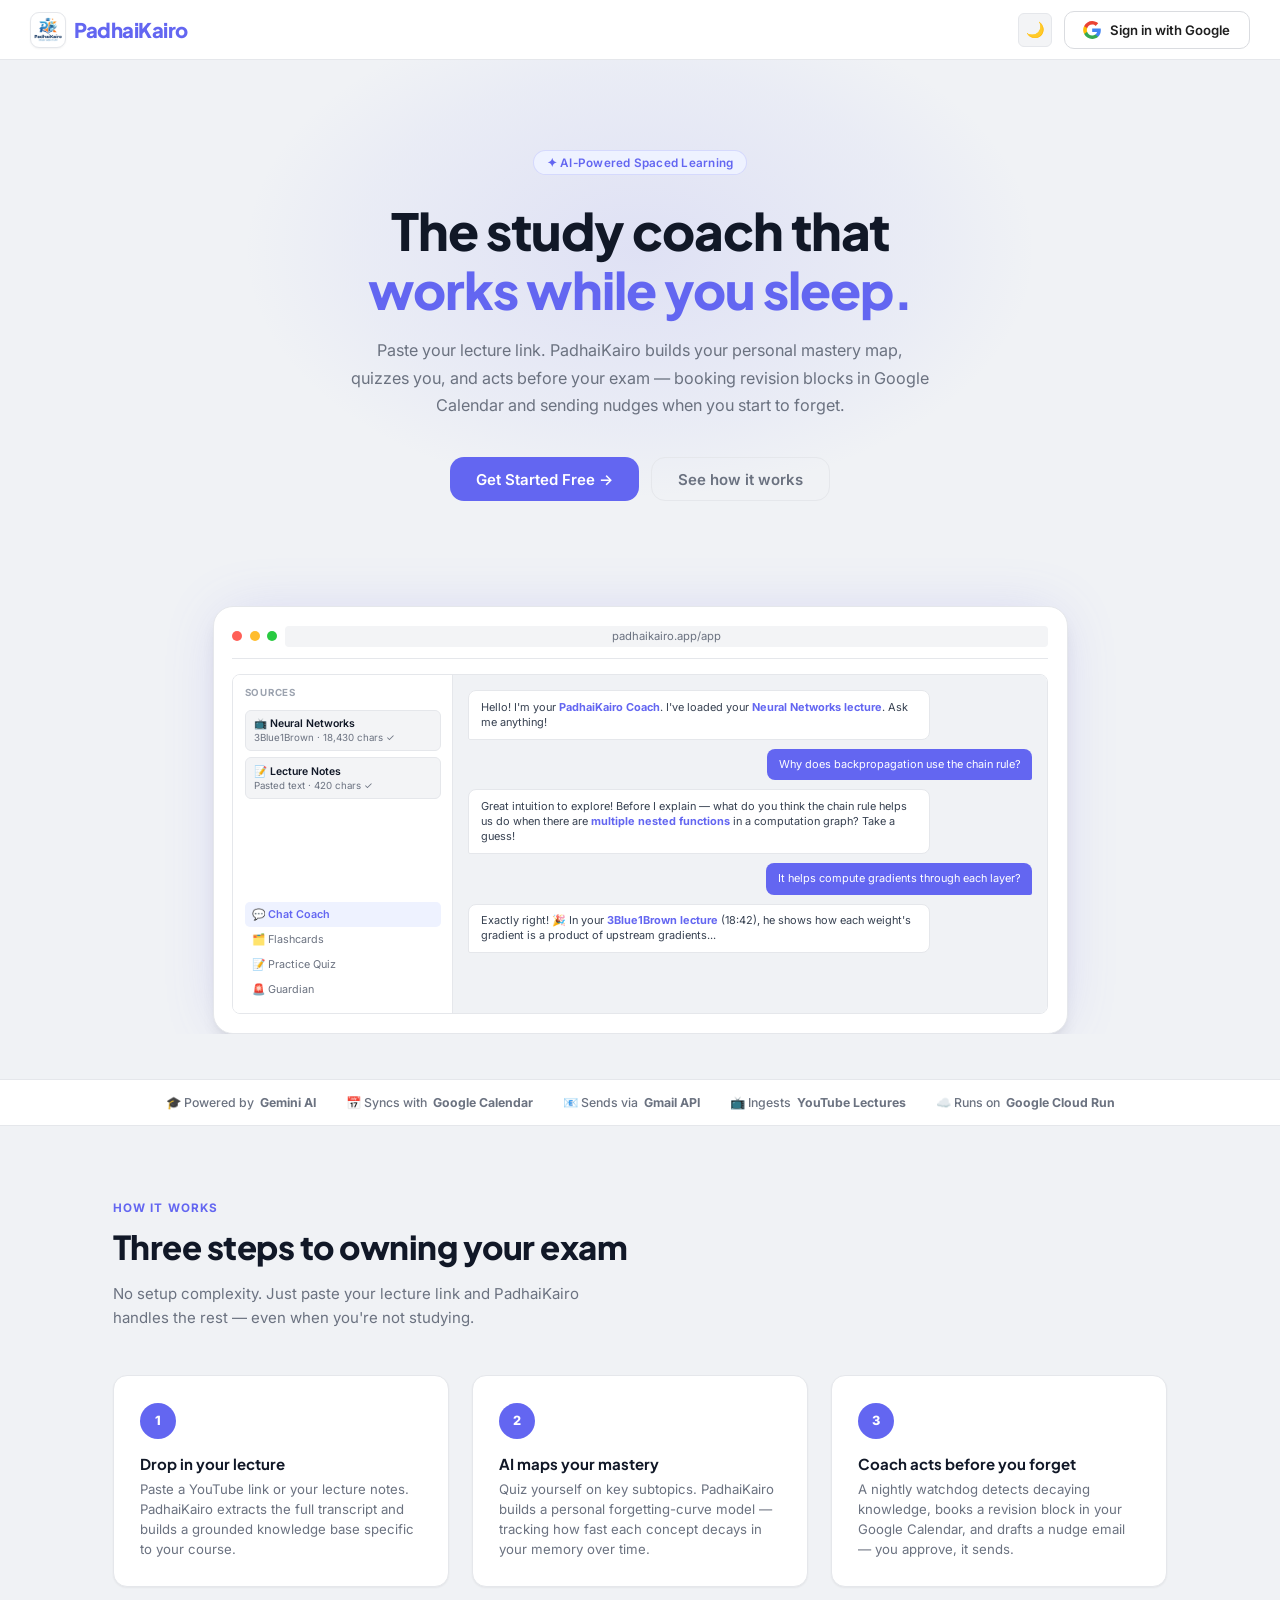
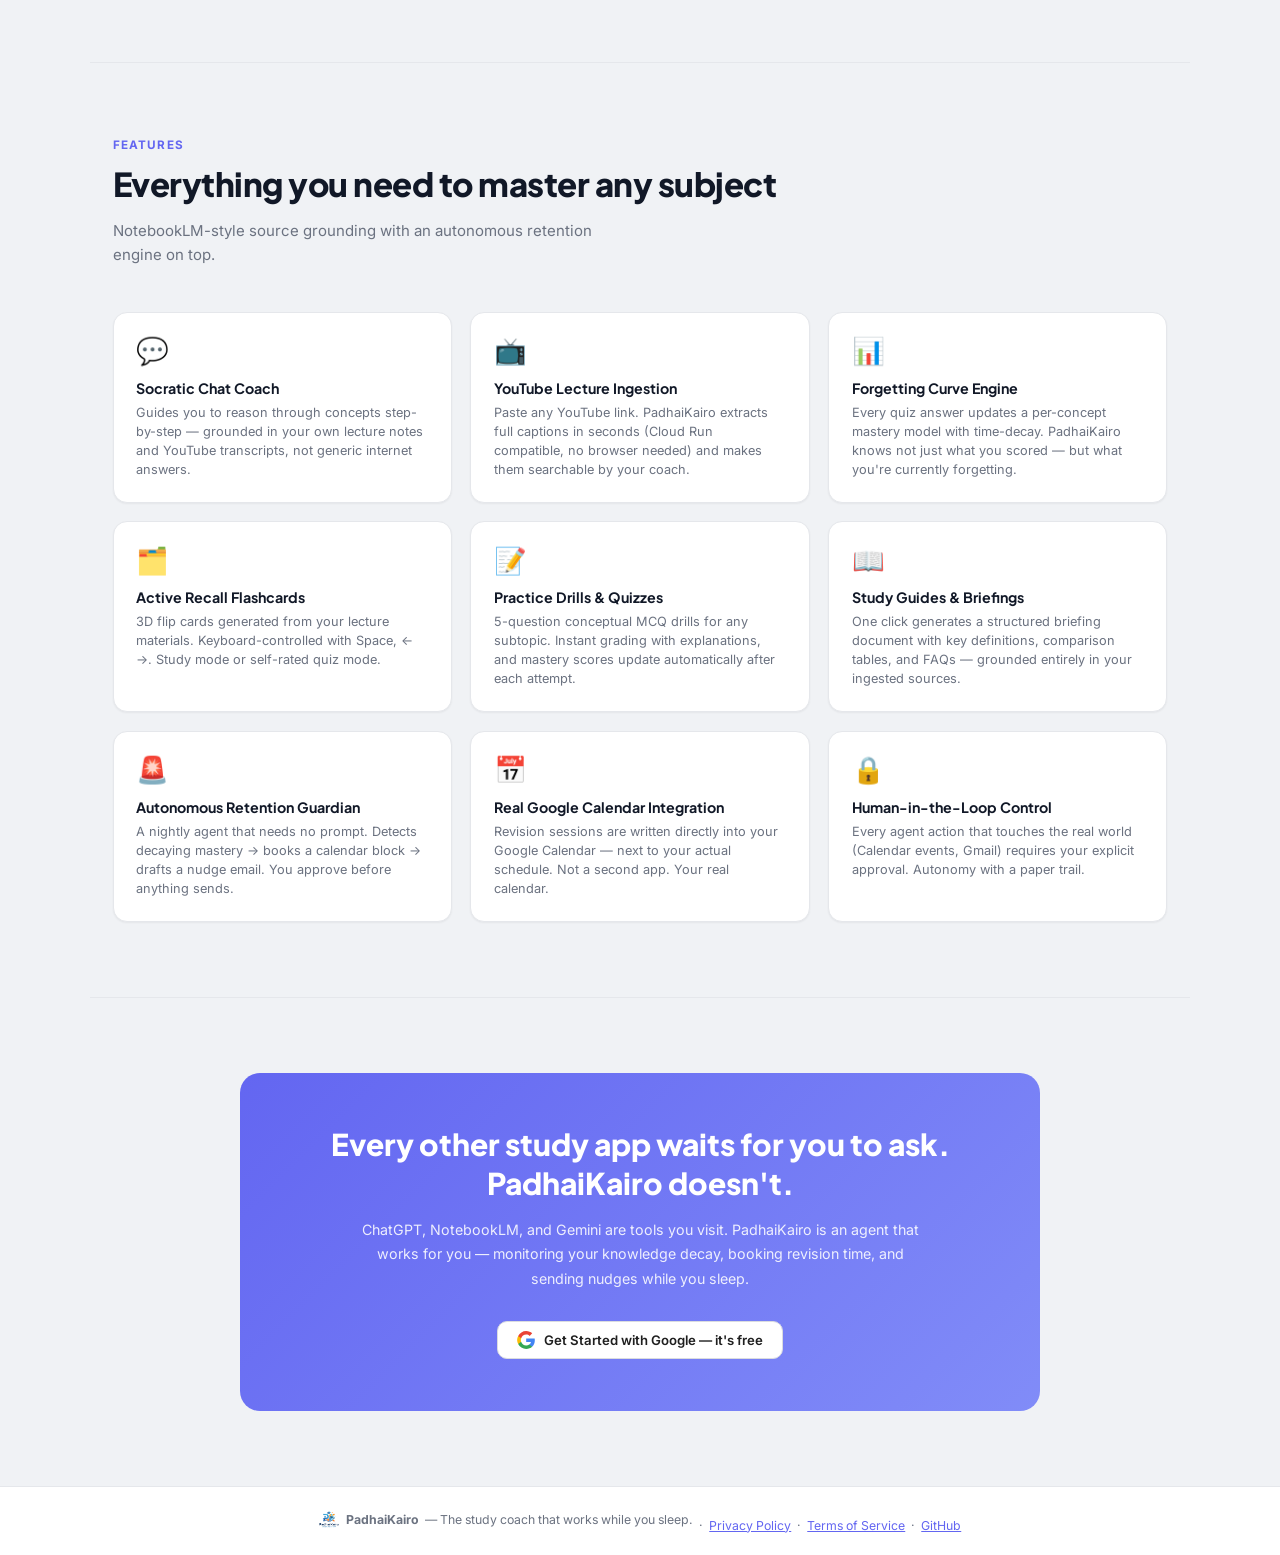
<file: static/landing.html>
<!DOCTYPE html>
<html lang="en" data-theme="light">
<head>
  <meta charset="UTF-8">
  <meta name="viewport" content="width=device-width, initial-scale=1.0">
  <title>PadhaiKairo — The study coach that works while you sleep</title>
  <link rel="icon" type="image/png" href="/static/favicon/favicon-96x96.png" sizes="96x96">
  <link rel="icon" type="image/svg+xml" href="/static/favicon/favicon.svg">
  <link rel="shortcut icon" href="/static/favicon/favicon.ico">
  <link rel="apple-touch-icon" sizes="180x180" href="/static/favicon/apple-touch-icon.png">
  <link rel="manifest" href="/static/favicon/site.webmanifest">
  <link rel="preconnect" href="https://fonts.googleapis.com">
  <link href="https://fonts.googleapis.com/css2?family=Plus+Jakarta+Sans:wght@500;600;700;800&family=Inter:wght@400;500;600&display=swap" rel="stylesheet">
  <link rel="stylesheet" href="/static/styles.css">
  <style>
    body { overflow-x: hidden; }

    /* Landing-specific overrides */
    .landing-wrapper {
      min-height: 100vh;
      display: flex;
      flex-direction: column;
    }

    .landing-main { flex: 1; }

    .divider {
      height: 1px;
      background: var(--border);
      max-width: 1100px;
      margin: 0 auto;
    }

    /* Animated gradient blob behind hero */
    .hero-blob {
      position: absolute;
      top: -60px;
      left: 50%;
      transform: translateX(-50%);
      width: 800px;
      height: 500px;
      background: radial-gradient(ellipse at 50% 50%,
        rgba(99,102,241,0.12) 0%,
        rgba(129,140,248,0.06) 50%,
        transparent 70%);
      pointer-events: none;
      z-index: 0;
    }

    .landing-hero { position: relative; z-index: 1; }

    /* Demo screenshot area */
    .demo-container {
      max-width: 900px;
      margin: 3rem auto 0;
      padding: 0 1.5rem;
      text-align: center;
    }

    .demo-frame {
      background: var(--bg-card);
      border: 1px solid var(--border);
      border-radius: var(--radius-xl);
      padding: 1.25rem;
      box-shadow: var(--shadow-lg), 0 0 60px -10px rgba(99,102,241,0.2);
      overflow: hidden;
    }

    .demo-topbar {
      display: flex;
      align-items: center;
      gap: 0.5rem;
      margin-bottom: 1rem;
      padding-bottom: 0.75rem;
      border-bottom: 1px solid var(--border);
    }

    .demo-dot { width: 10px; height: 10px; border-radius: 50%; }
    .demo-dot.r { background: #FF5F57; }
    .demo-dot.y { background: #FFBD2E; }
    .demo-dot.g { background: #28CA41; }

    .demo-url {
      flex: 1;
      background: var(--bg-subtle);
      border-radius: 4px;
      padding: 0.25rem 0.6rem;
      font-size: 0.75rem;
      color: var(--text-muted);
      text-align: center;
      font-family: 'Inter', sans-serif;
    }

    .demo-body {
      display: grid;
      grid-template-columns: 220px 1fr;
      gap: 0;
      height: 340px;
      border-radius: 8px;
      overflow: hidden;
      border: 1px solid var(--border);
      text-align: left;
    }

    .demo-sidebar {
      background: var(--bg-sidebar);
      border-right: 1px solid var(--border);
      padding: 0.75rem;
      display: flex;
      flex-direction: column;
      gap: 0.4rem;
    }

    .demo-source-item {
      background: var(--bg-subtle);
      border: 1px solid var(--border);
      border-radius: 6px;
      padding: 0.45rem 0.55rem;
      font-size: 0.7rem;
    }

    .demo-source-item .src-title { font-weight: 600; color: var(--text-primary); }
    .demo-source-item .src-meta { color: var(--text-muted); margin-top: 2px; font-size: 0.65rem; }

    .demo-nav { margin-top: auto; }
    .demo-nav-item {
      display: flex;
      align-items: center;
      gap: 0.4rem;
      padding: 0.4rem 0.5rem;
      border-radius: 5px;
      font-size: 0.72rem;
      color: var(--text-muted);
      cursor: default;
    }

    .demo-nav-item.act {
      background: var(--brand-light);
      color: var(--brand);
      font-weight: 600;
    }

    .demo-main {
      background: var(--bg-page);
      padding: 1rem;
      display: flex;
      flex-direction: column;
      gap: 0.6rem;
      overflow: hidden;
    }

    .demo-msg {
      padding: 0.55rem 0.75rem;
      border-radius: 8px;
      font-size: 0.73rem;
      line-height: 1.4;
      max-width: 82%;
    }

    .demo-msg.user {
      background: var(--brand);
      color: white;
      align-self: flex-end;
      border-radius: 8px 8px 2px 8px;
    }

    .demo-msg.agent {
      background: var(--bg-card);
      border: 1px solid var(--border);
      color: var(--text-secondary);
      align-self: flex-start;
      border-radius: 8px 8px 8px 2px;
    }

    .demo-msg.agent strong { color: var(--brand); }

    /* CTA section */
    .cta-section {
      padding: 5rem 1.5rem;
      background: var(--bg-page);
    }
  </style>
</head>
<body class="landing-body">
<div class="landing-wrapper">

  <!-- NAV -->
  <nav class="landing-nav">
    <a href="/" class="wordmark">
      <span class="wm-icon">
        <img src="/static/logo3.png" alt="PadhaiKairo">
      </span>
      PadhaiKairo
    </a>
    <div class="nav-right">
      <button class="icon-btn" onclick="toggleTheme()" id="theme-toggle" title="Toggle theme" style="border:1px solid var(--border);">🌙</button>
      <a href="/auth/login" class="btn-google">
        <svg class="g-icon" viewBox="0 0 24 24">
          <path fill="#4285F4" d="M23.745 12.27c0-.79-.07-1.54-.19-2.27h-11.3v4.51h6.47c-.29 1.48-1.14 2.73-2.4 3.58v3h3.86c2.26-2.09 3.56-5.17 3.56-8.82z"/>
          <path fill="#34A853" d="M12.255 24c3.24 0 5.95-1.08 7.93-2.91l-3.86-3c-1.08.72-2.45 1.16-4.07 1.16-3.13 0-5.78-2.11-6.73-4.96h-3.98v3.09C3.515 21.3 7.615 24 12.255 24z"/>
          <path fill="#FBBC05" d="M5.525 14.29c-.25-.72-.38-1.49-.38-2.29s.14-1.57.38-2.29V6.62h-3.98a11.86 11.86 0 000 10.76l3.98-3.09z"/>
          <path fill="#EA4335" d="M12.255 4.75c1.77 0 3.35.61 4.6 1.8l3.42-3.42C18.205 1.19 15.495 0 12.255 0c-4.64 0-8.74 2.7-10.71 6.62l3.98 3.09c.95-2.85 3.6-4.96 6.73-4.96z"/>
        </svg>
        Sign in with Google
      </a>
    </div>
  </nav>

  <main class="landing-main">

    <!-- HERO -->
    <section style="position:relative; overflow:hidden; background: var(--bg-page);">
      <div class="hero-blob"></div>
      <div class="landing-hero">
        <div class="hero-badge">✦ AI-Powered Spaced Learning</div>
        <h1>
          The study coach that<br>
          <span class="accent">works while you sleep.</span>
        </h1>
        <p>
          Paste your lecture link. PadhaiKairo builds your personal mastery map, quizzes you,
          and acts before your exam — booking revision blocks in Google Calendar and
          sending nudges when you start to forget.
        </p>
        <div class="hero-cta-group">
          <a href="/auth/login" class="btn btn-primary btn-lg">
            Get Started Free →
          </a>
          <a href="#how-it-works" class="btn btn-ghost btn-lg">See how it works</a>
        </div>
      </div>

      <!-- App Preview -->
      <div class="demo-container">
        <div class="demo-frame">
          <div class="demo-topbar">
            <div class="demo-dot r"></div>
            <div class="demo-dot y"></div>
            <div class="demo-dot g"></div>
            <div class="demo-url">padhaikairo.app/app</div>
          </div>
          <div class="demo-body">
            <div class="demo-sidebar">
              <div style="font-size:0.65rem;font-weight:700;text-transform:uppercase;letter-spacing:.08em;color:var(--text-faint);margin-bottom:.4rem;">Sources</div>
              <div class="demo-source-item">
                <div class="src-title">📺 Neural Networks</div>
                <div class="src-meta">3Blue1Brown · 18,430 chars ✓</div>
              </div>
              <div class="demo-source-item">
                <div class="src-title">📝 Lecture Notes</div>
                <div class="src-meta">Pasted text · 420 chars ✓</div>
              </div>
              <div class="demo-nav">
                <div class="demo-nav-item act">💬 Chat Coach</div>
                <div class="demo-nav-item">🗂️ Flashcards</div>
                <div class="demo-nav-item">📝 Practice Quiz</div>
                <div class="demo-nav-item">🚨 Guardian</div>
              </div>
            </div>
            <div class="demo-main">
              <div class="demo-msg agent">
                Hello! I'm your <strong>PadhaiKairo Coach</strong>. I've loaded your <strong>Neural Networks lecture</strong>. Ask me anything!
              </div>
              <div class="demo-msg user">Why does backpropagation use the chain rule?</div>
              <div class="demo-msg agent">
                Great intuition to explore! Before I explain — what do you think the chain rule helps us do when there are <strong>multiple nested functions</strong> in a computation graph? Take a guess!
              </div>
              <div class="demo-msg user">It helps compute gradients through each layer?</div>
              <div class="demo-msg agent">
                Exactly right! 🎉 In your <strong>3Blue1Brown lecture</strong> (18:42), he shows how each weight's gradient is a product of upstream gradients...
              </div>
            </div>
          </div>
        </div>
      </div>
    </section>

    <!-- SOCIAL PROOF -->
    <div class="social-strip" style="margin-top:3rem;">
      <span>🎓 Powered by <strong>Gemini AI</strong></span>
      <span>📅 Syncs with <strong>Google Calendar</strong></span>
      <span>📧 Sends via <strong>Gmail API</strong></span>
      <span>📺 Ingests <strong>YouTube Lectures</strong></span>
      <span>☁️ Runs on <strong>Google Cloud Run</strong></span>
    </div>

    <!-- HOW IT WORKS -->
    <section class="landing-section" id="how-it-works">
      <div class="section-label">How it works</div>
      <div class="section-title">Three steps to owning your exam</div>
      <div class="section-sub">No setup complexity. Just paste your lecture link and PadhaiKairo handles the rest — even when you're not studying.</div>
      <div class="steps-grid">
        <div class="step-card">
          <div class="step-number">1</div>
          <h3>Drop in your lecture</h3>
          <p>Paste a YouTube link or your lecture notes. PadhaiKairo extracts the full transcript and builds a grounded knowledge base specific to your course.</p>
        </div>
        <div class="step-card">
          <div class="step-number">2</div>
          <h3>AI maps your mastery</h3>
          <p>Quiz yourself on key subtopics. PadhaiKairo builds a personal forgetting-curve model — tracking how fast each concept decays in your memory over time.</p>
        </div>
        <div class="step-card">
          <div class="step-number">3</div>
          <h3>Coach acts before you forget</h3>
          <p>A nightly watchdog detects decaying knowledge, books a revision block in your Google Calendar, and drafts a nudge email — you approve, it sends.</p>
        </div>
      </div>
    </section>

    <div class="divider"></div>

    <!-- FEATURES -->
    <section class="landing-section">
      <div class="section-label">Features</div>
      <div class="section-title">Everything you need to master any subject</div>
      <div class="section-sub">NotebookLM-style source grounding with an autonomous retention engine on top.</div>
      <div class="feature-grid">
        <div class="feature-card">
          <span class="feature-icon">💬</span>
          <h3>Socratic Chat Coach</h3>
          <p>Guides you to reason through concepts step-by-step — grounded in your own lecture notes and YouTube transcripts, not generic internet answers.</p>
        </div>
        <div class="feature-card">
          <span class="feature-icon">📺</span>
          <h3>YouTube Lecture Ingestion</h3>
          <p>Paste any YouTube link. PadhaiKairo extracts full captions in seconds (Cloud Run compatible, no browser needed) and makes them searchable by your coach.</p>
        </div>
        <div class="feature-card">
          <span class="feature-icon">📊</span>
          <h3>Forgetting Curve Engine</h3>
          <p>Every quiz answer updates a per-concept mastery model with time-decay. PadhaiKairo knows not just what you scored — but what you're currently forgetting.</p>
        </div>
        <div class="feature-card">
          <span class="feature-icon">🗂️</span>
          <h3>Active Recall Flashcards</h3>
          <p>3D flip cards generated from your lecture materials. Keyboard-controlled with Space, ← →. Study mode or self-rated quiz mode.</p>
        </div>
        <div class="feature-card">
          <span class="feature-icon">📝</span>
          <h3>Practice Drills & Quizzes</h3>
          <p>5-question conceptual MCQ drills for any subtopic. Instant grading with explanations, and mastery scores update automatically after each attempt.</p>
        </div>
        <div class="feature-card">
          <span class="feature-icon">📖</span>
          <h3>Study Guides & Briefings</h3>
          <p>One click generates a structured briefing document with key definitions, comparison tables, and FAQs — grounded entirely in your ingested sources.</p>
        </div>
        <div class="feature-card">
          <span class="feature-icon">🚨</span>
          <h3>Autonomous Retention Guardian</h3>
          <p>A nightly agent that needs no prompt. Detects decaying mastery → books a calendar block → drafts a nudge email. You approve before anything sends.</p>
        </div>
        <div class="feature-card">
          <span class="feature-icon">📅</span>
          <h3>Real Google Calendar Integration</h3>
          <p>Revision sessions are written directly into your Google Calendar — next to your actual schedule. Not a second app. Your real calendar.</p>
        </div>
        <div class="feature-card">
          <span class="feature-icon">🔒</span>
          <h3>Human-in-the-Loop Control</h3>
          <p>Every agent action that touches the real world (Calendar events, Gmail) requires your explicit approval. Autonomy with a paper trail.</p>
        </div>
      </div>
    </section>

    <div class="divider"></div>

    <!-- USP CALLOUT -->
    <section class="cta-section">
      <div class="usp-callout">
        <h2>Every other study app waits for you to ask.<br>PadhaiKairo doesn't.</h2>
        <p>
          ChatGPT, NotebookLM, and Gemini are tools you visit. PadhaiKairo is an agent that works for you —
          monitoring your knowledge decay, booking revision time, and sending nudges while you sleep.
        </p>
        <a href="/auth/login" class="btn-google" style="margin: 0 auto; display:inline-flex;">
          <svg class="g-icon" viewBox="0 0 24 24">
            <path fill="#4285F4" d="M23.745 12.27c0-.79-.07-1.54-.19-2.27h-11.3v4.51h6.47c-.29 1.48-1.14 2.73-2.4 3.58v3h3.86c2.26-2.09 3.56-5.17 3.56-8.82z"/>
            <path fill="#34A853" d="M12.255 24c3.24 0 5.95-1.08 7.93-2.91l-3.86-3c-1.08.72-2.45 1.16-4.07 1.16-3.13 0-5.78-2.11-6.73-4.96h-3.98v3.09C3.515 21.3 7.615 24 12.255 24z"/>
            <path fill="#FBBC05" d="M5.525 14.29c-.25-.72-.38-1.49-.38-2.29s.14-1.57.38-2.29V6.62h-3.98a11.86 11.86 0 000 10.76l3.98-3.09z"/>
            <path fill="#EA4335" d="M12.255 4.75c1.77 0 3.35.61 4.6 1.8l3.42-3.42C18.205 1.19 15.495 0 12.255 0c-4.64 0-8.74 2.7-10.71 6.62l3.98 3.09c.95-2.85 3.6-4.96 6.73-4.96z"/>
          </svg>
          Get Started with Google — it's free
        </a>
      </div>
    </section>

  </main>

  <!-- FOOTER -->
  <footer class="landing-footer">
    <span style="display:inline-flex; align-items:center; gap:0.45rem;">
      <img src="/static/logo3.png" alt="Logo" style="width:20px; height:20px; object-fit:contain; border-radius:4px; vertical-align:middle;">
      <strong>PadhaiKairo</strong> — The study coach that works while you sleep.
    </span>
    &nbsp;·&nbsp;
    <a href="/privacy" style="color:var(--brand);">Privacy Policy</a>
    &nbsp;·&nbsp;
    <a href="/terms" style="color:var(--brand);">Terms of Service</a>
    &nbsp;·&nbsp;
    <a href="https://github.com/pkbhalla/PadhaiKairo" style="color:var(--brand);" target="_blank">GitHub</a>
  </footer>
</div>

<script>
  // Theme toggle
  (function() {
    const saved = localStorage.getItem('theme') || 'light';
    document.documentElement.setAttribute('data-theme', saved);
    const btn = document.getElementById('theme-toggle');
    if (btn) btn.innerText = saved === 'dark' ? '☀️' : '🌙';
  })();

  function toggleTheme() {
    const html = document.documentElement;
    const next = html.getAttribute('data-theme') === 'dark' ? 'light' : 'dark';
    html.setAttribute('data-theme', next);
    const btn = document.getElementById('theme-toggle');
    if (btn) btn.innerText = next === 'dark' ? '☀️' : '🌙';
    localStorage.setItem('theme', next);
  }
</script>
</body>
</html>
</file>
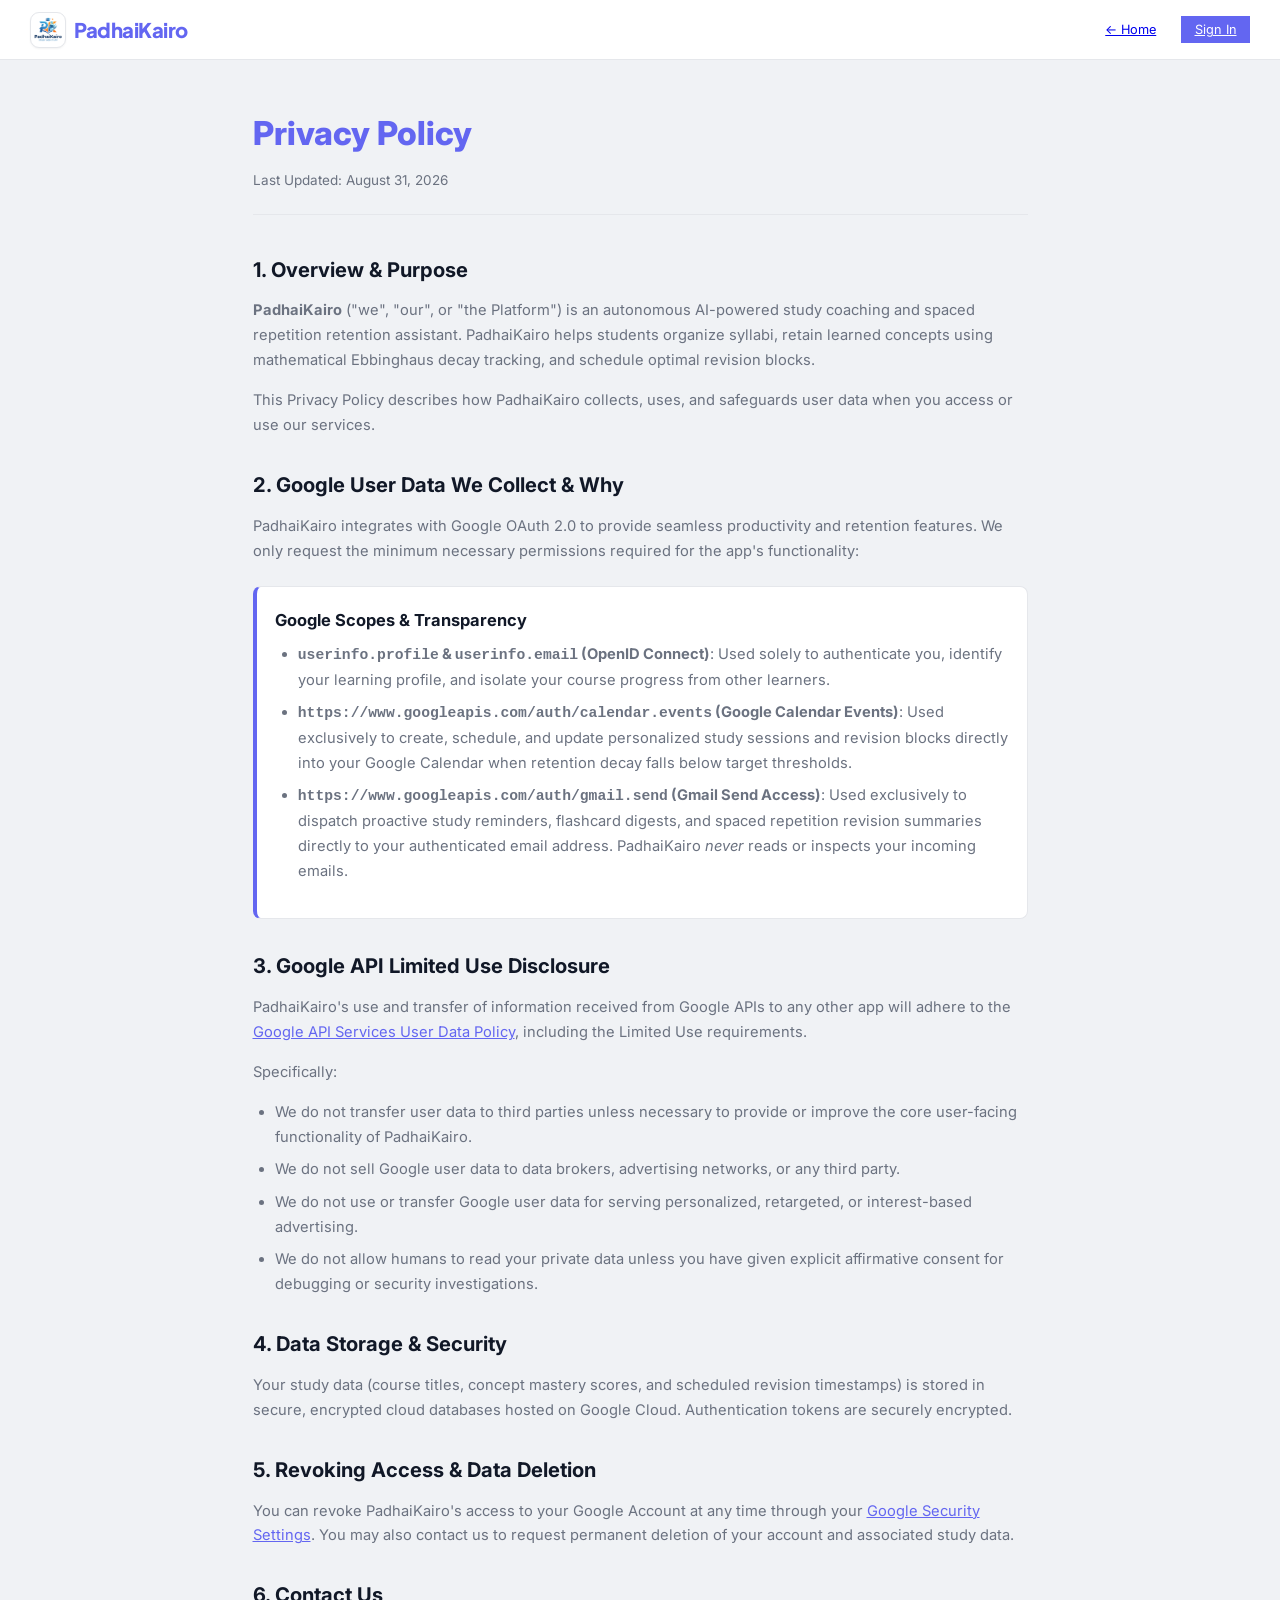
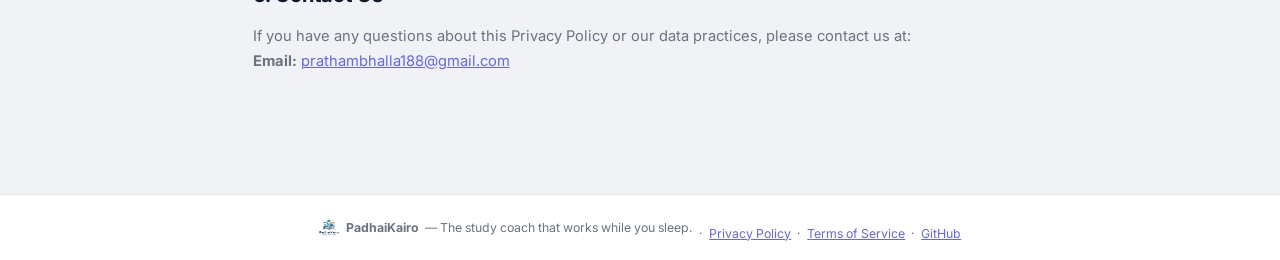
<file: static/privacy.html>
<!DOCTYPE html>
<html lang="en" data-theme="light">
<head>
  <meta charset="UTF-8">
  <meta name="viewport" content="width=device-width, initial-scale=1.0">
  <title>Privacy Policy — PadhaiKairo</title>
  <link rel="icon" type="image/png" href="/static/favicon/favicon-96x96.png" sizes="96x96">
  <link rel="icon" type="image/svg+xml" href="/static/favicon/favicon.svg">
  <link rel="shortcut icon" href="/static/favicon/favicon.ico">
  <link rel="apple-touch-icon" sizes="180x180" href="/static/favicon/apple-touch-icon.png">
  <link rel="manifest" href="/static/favicon/site.webmanifest">
  <link rel="preconnect" href="https://fonts.googleapis.com">
  <link href="https://fonts.googleapis.com/css2?family=Plus+Jakarta+Sans:wght@500;600;700;800&family=Inter:wght@400;500;600&display=swap" rel="stylesheet">
  <link rel="stylesheet" href="/static/styles.css">
  <style>
    .legal-container {
      max-width: 820px;
      margin: 0 auto;
      padding: 3rem 1.5rem 6rem;
      color: var(--text-primary);
      line-height: 1.7;
    }
    .legal-header {
      margin-bottom: 2.5rem;
      border-bottom: 1px solid var(--border);
      padding-bottom: 1.5rem;
    }
    .legal-header h1 {
      font-size: 2.2rem;
      font-weight: 800;
      color: var(--brand);
      margin-bottom: 0.5rem;
    }
    .legal-section {
      margin-bottom: 2rem;
    }
    .legal-section h2 {
      font-size: 1.35rem;
      font-weight: 700;
      margin-bottom: 0.75rem;
      color: var(--text-primary);
    }
    .legal-section p, .legal-section ul {
      color: var(--text-muted);
      margin-bottom: 1rem;
      font-size: 0.98rem;
    }
    .legal-section ul {
      padding-left: 1.5rem;
    }
    .legal-section li {
      margin-bottom: 0.5rem;
    }
    .highlight-box {
      background: var(--bg-card);
      border: 1px solid var(--border);
      border-left: 4px solid var(--brand);
      border-radius: 8px;
      padding: 1.25rem;
      margin: 1.5rem 0;
    }
  </style>
</head>
<body>

<div class="landing-wrapper">
  <!-- NAV -->
  <nav class="landing-nav">
    <a href="/" class="wordmark">
      <span class="wm-icon">
        <img src="/static/logo3.png" alt="PadhaiKairo">
      </span>
      PadhaiKairo
    </a>
    <div class="nav-right">
      <a href="/" class="btn-secondary" style="padding:0.4rem 0.9rem; font-size:0.85rem;">← Home</a>
      <a href="/auth/login" class="btn-primary" style="padding:0.4rem 0.9rem; font-size:0.85rem;">Sign In</a>
    </div>
  </nav>

  <main class="legal-container">
    <div class="legal-header">
      <h1>Privacy Policy</h1>
      <p style="color:var(--text-muted); font-size:0.9rem;">Last Updated: August 31, 2026</p>
    </div>

    <div class="legal-section">
      <h2>1. Overview & Purpose</h2>
      <p>
        <strong>PadhaiKairo</strong> ("we", "our", or "the Platform") is an autonomous AI-powered study coaching and spaced repetition retention assistant. PadhaiKairo helps students organize syllabi, retain learned concepts using mathematical Ebbinghaus decay tracking, and schedule optimal revision blocks.
      </p>
      <p>
        This Privacy Policy describes how PadhaiKairo collects, uses, and safeguards user data when you access or use our services.
      </p>
    </div>

    <div class="legal-section">
      <h2>2. Google User Data We Collect & Why</h2>
      <p>PadhaiKairo integrates with Google OAuth 2.0 to provide seamless productivity and retention features. We only request the minimum necessary permissions required for the app's functionality:</p>
      
      <div class="highlight-box">
        <h3 style="font-size:1.1rem; margin-bottom:0.5rem; color:var(--text-primary);">Google Scopes & Transparency</h3>
        <ul>
          <li>
            <strong><code>userinfo.profile</code> & <code>userinfo.email</code> (OpenID Connect)</strong>:
            Used solely to authenticate you, identify your learning profile, and isolate your course progress from other learners.
          </li>
          <li>
            <strong><code>https://www.googleapis.com/auth/calendar.events</code> (Google Calendar Events)</strong>:
            Used exclusively to create, schedule, and update personalized study sessions and revision blocks directly into your Google Calendar when retention decay falls below target thresholds.
          </li>
          <li>
            <strong><code>https://www.googleapis.com/auth/gmail.send</code> (Gmail Send Access)</strong>:
            Used exclusively to dispatch proactive study reminders, flashcard digests, and spaced repetition revision summaries directly to your authenticated email address. PadhaiKairo <em>never</em> reads or inspects your incoming emails.
          </li>
        </ul>
      </div>
    </div>

    <div class="legal-section">
      <h2>3. Google API Limited Use Disclosure</h2>
      <p>
        PadhaiKairo's use and transfer of information received from Google APIs to any other app will adhere to the 
        <a href="https://developers.google.com/terms/api-services-user-data-policy" target="_blank" style="color:var(--brand); text-decoration:underline;">Google API Services User Data Policy</a>, including the Limited Use requirements.
      </p>
      <p>
        Specifically:
      </p>
      <ul>
        <li>We do not transfer user data to third parties unless necessary to provide or improve the core user-facing functionality of PadhaiKairo.</li>
        <li>We do not sell Google user data to data brokers, advertising networks, or any third party.</li>
        <li>We do not use or transfer Google user data for serving personalized, retargeted, or interest-based advertising.</li>
        <li>We do not allow humans to read your private data unless you have given explicit affirmative consent for debugging or security investigations.</li>
      </ul>
    </div>

    <div class="legal-section">
      <h2>4. Data Storage & Security</h2>
      <p>
        Your study data (course titles, concept mastery scores, and scheduled revision timestamps) is stored in secure, encrypted cloud databases hosted on Google Cloud. Authentication tokens are securely encrypted.
      </p>
    </div>

    <div class="legal-section">
      <h2>5. Revoking Access & Data Deletion</h2>
      <p>
        You can revoke PadhaiKairo's access to your Google Account at any time through your 
        <a href="https://myaccount.google.com/permissions" target="_blank" style="color:var(--brand); text-decoration:underline;">Google Security Settings</a>. You may also contact us to request permanent deletion of your account and associated study data.
      </p>
    </div>

    <div class="legal-section">
      <h2>6. Contact Us</h2>
      <p>
        If you have any questions about this Privacy Policy or our data practices, please contact us at:
        <br>
        <strong>Email:</strong> <a href="mailto:prathambhalla188@gmail.com" style="color:var(--brand);">prathambhalla188@gmail.com</a>
      </p>
    </div>
  </main>

  <footer class="landing-footer">
    <span style="display:inline-flex; align-items:center; gap:0.45rem;">
      <img src="/static/logo3.png" alt="Logo" style="width:20px; height:20px; object-fit:contain; border-radius:4px; vertical-align:middle;">
      <strong>PadhaiKairo</strong> — The study coach that works while you sleep.
    </span>
    &nbsp;·&nbsp;
    <a href="/privacy" style="color:var(--brand);">Privacy Policy</a>
    &nbsp;·&nbsp;
    <a href="/terms" style="color:var(--brand);">Terms of Service</a>
    &nbsp;·&nbsp;
    <a href="https://github.com/pkbhalla/PadhaiKairo" style="color:var(--brand);" target="_blank">GitHub</a>
  </footer>
</div>

</body>
</html>
</file>
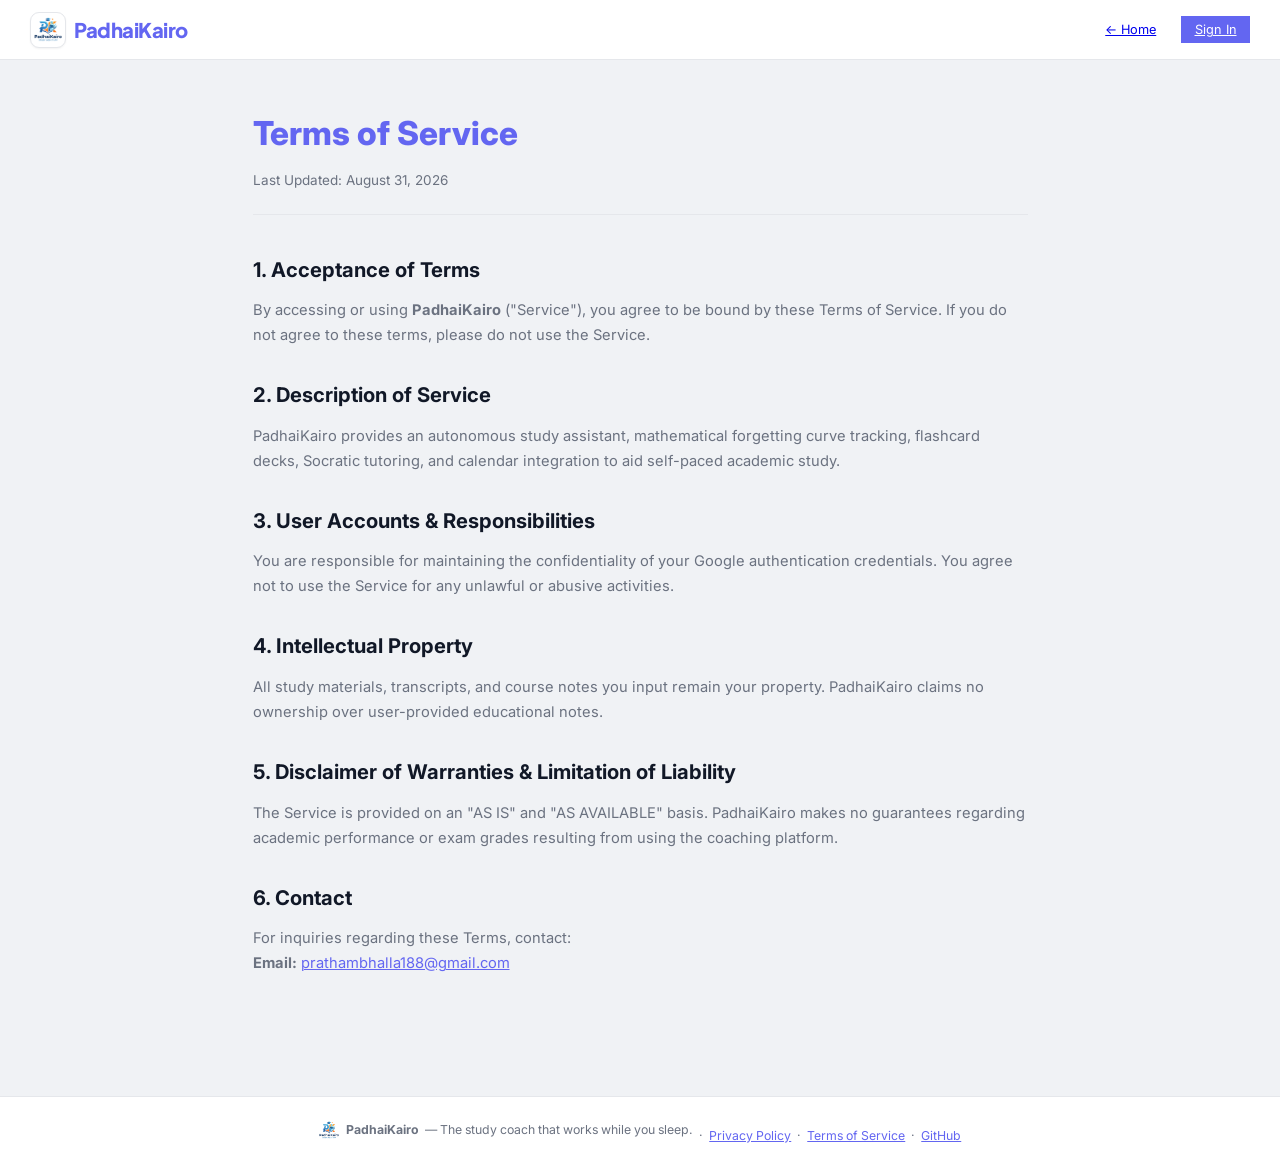
<file: static/terms.html>
<!DOCTYPE html>
<html lang="en" data-theme="light">
<head>
  <meta charset="UTF-8">
  <meta name="viewport" content="width=device-width, initial-scale=1.0">
  <title>Terms of Service — PadhaiKairo</title>
  <link rel="icon" type="image/png" href="/static/favicon/favicon-96x96.png" sizes="96x96">
  <link rel="icon" type="image/svg+xml" href="/static/favicon/favicon.svg">
  <link rel="shortcut icon" href="/static/favicon/favicon.ico">
  <link rel="apple-touch-icon" sizes="180x180" href="/static/favicon/apple-touch-icon.png">
  <link rel="manifest" href="/static/favicon/site.webmanifest">
  <link rel="preconnect" href="https://fonts.googleapis.com">
  <link href="https://fonts.googleapis.com/css2?family=Plus+Jakarta+Sans:wght@500;600;700;800&family=Inter:wght@400;500;600&display=swap" rel="stylesheet">
  <link rel="stylesheet" href="/static/styles.css">
  <style>
    .legal-container {
      max-width: 820px;
      margin: 0 auto;
      padding: 3rem 1.5rem 6rem;
      color: var(--text-primary);
      line-height: 1.7;
    }
    .legal-header {
      margin-bottom: 2.5rem;
      border-bottom: 1px solid var(--border);
      padding-bottom: 1.5rem;
    }
    .legal-header h1 {
      font-size: 2.2rem;
      font-weight: 800;
      color: var(--brand);
      margin-bottom: 0.5rem;
    }
    .legal-section {
      margin-bottom: 2rem;
    }
    .legal-section h2 {
      font-size: 1.35rem;
      font-weight: 700;
      margin-bottom: 0.75rem;
      color: var(--text-primary);
    }
    .legal-section p, .legal-section ul {
      color: var(--text-muted);
      margin-bottom: 1rem;
      font-size: 0.98rem;
    }
    .legal-section ul {
      padding-left: 1.5rem;
    }
    .legal-section li {
      margin-bottom: 0.5rem;
    }
  </style>
</head>
<body>

<div class="landing-wrapper">
  <!-- NAV -->
  <nav class="landing-nav">
    <a href="/" class="wordmark">
      <span class="wm-icon">
        <img src="/static/logo3.png" alt="PadhaiKairo">
      </span>
      PadhaiKairo
    </a>
    <div class="nav-right">
      <a href="/" class="btn-secondary" style="padding:0.4rem 0.9rem; font-size:0.85rem;">← Home</a>
      <a href="/auth/login" class="btn-primary" style="padding:0.4rem 0.9rem; font-size:0.85rem;">Sign In</a>
    </div>
  </nav>

  <main class="legal-container">
    <div class="legal-header">
      <h1>Terms of Service</h1>
      <p style="color:var(--text-muted); font-size:0.9rem;">Last Updated: August 31, 2026</p>
    </div>

    <div class="legal-section">
      <h2>1. Acceptance of Terms</h2>
      <p>
        By accessing or using <strong>PadhaiKairo</strong> ("Service"), you agree to be bound by these Terms of Service. If you do not agree to these terms, please do not use the Service.
      </p>
    </div>

    <div class="legal-section">
      <h2>2. Description of Service</h2>
      <p>
        PadhaiKairo provides an autonomous study assistant, mathematical forgetting curve tracking, flashcard decks, Socratic tutoring, and calendar integration to aid self-paced academic study.
      </p>
    </div>

    <div class="legal-section">
      <h2>3. User Accounts & Responsibilities</h2>
      <p>
        You are responsible for maintaining the confidentiality of your Google authentication credentials. You agree not to use the Service for any unlawful or abusive activities.
      </p>
    </div>

    <div class="legal-section">
      <h2>4. Intellectual Property</h2>
      <p>
        All study materials, transcripts, and course notes you input remain your property. PadhaiKairo claims no ownership over user-provided educational notes.
      </p>
    </div>

    <div class="legal-section">
      <h2>5. Disclaimer of Warranties & Limitation of Liability</h2>
      <p>
        The Service is provided on an "AS IS" and "AS AVAILABLE" basis. PadhaiKairo makes no guarantees regarding academic performance or exam grades resulting from using the coaching platform.
      </p>
    </div>

    <div class="legal-section">
      <h2>6. Contact</h2>
      <p>
        For inquiries regarding these Terms, contact:
        <br>
        <strong>Email:</strong> <a href="mailto:prathambhalla188@gmail.com" style="color:var(--brand);">prathambhalla188@gmail.com</a>
      </p>
    </div>
  </main>

  <footer class="landing-footer">
    <span style="display:inline-flex; align-items:center; gap:0.45rem;">
      <img src="/static/logo3.png" alt="Logo" style="width:20px; height:20px; object-fit:contain; border-radius:4px; vertical-align:middle;">
      <strong>PadhaiKairo</strong> — The study coach that works while you sleep.
    </span>
    &nbsp;·&nbsp;
    <a href="/privacy" style="color:var(--brand);">Privacy Policy</a>
    &nbsp;·&nbsp;
    <a href="/terms" style="color:var(--brand);">Terms of Service</a>
    &nbsp;·&nbsp;
    <a href="https://github.com/pkbhalla/PadhaiKairo" style="color:var(--brand);" target="_blank">GitHub</a>
  </footer>
</div>

</body>
</html>
</file>
<file: static/styles.css>
/* ============================================================
   KAIRO — Design System
   NotebookLM-style two-panel layout | Dark & Light themes
   ============================================================ */

/* ── Google Fonts ─────────────────────────────────────────── */
@import url('https://fonts.googleapis.com/css2?family=Plus+Jakarta+Sans:wght@500;600;700;800&family=Inter:wght@400;500;600&display=swap');

/* ── CSS Custom Properties (Light) ───────────────────────── */
:root {
  /* Brand */
  --brand: #6366F1;
  --brand-hover: #4F46E5;
  --brand-light: #EEF2FF;
  --brand-glow: rgba(99,102,241,0.18);

  /* Backgrounds */
  --bg-page: #F0F2F5;
  --bg-sidebar: #FFFFFF;
  --bg-card: #FFFFFF;
  --bg-header: #FFFFFF;
  --bg-input: #F9FAFB;
  --bg-subtle: #F3F4F6;
  --bg-hover: #F9FAFB;

  /* Text */
  --text-primary: #111827;
  --text-secondary: #374151;
  --text-muted: #6B7280;
  --text-faint: #9CA3AF;

  /* Border */
  --border: #E5E7EB;
  --border-focus: #6366F1;

  /* Status */
  --success: #22C55E;
  --success-bg: #F0FDF4;
  --success-border: #BBF7D0;
  --warning: #F59E0B;
  --warning-bg: #FFFBEB;
  --warning-border: #FDE68A;
  --danger: #EF4444;
  --danger-bg: #FEF2F2;
  --danger-border: #FECACA;

  /* Shadows */
  --shadow-sm: 0 1px 2px rgba(0,0,0,0.05);
  --shadow-md: 0 4px 6px -1px rgba(0,0,0,0.07), 0 2px 4px -2px rgba(0,0,0,0.05);
  --shadow-lg: 0 10px 15px -3px rgba(0,0,0,0.08), 0 4px 6px -4px rgba(0,0,0,0.05);

  /* Layout */
  --sidebar-width: 300px;
  --header-height: 56px;
  --radius-sm: 6px;
  --radius-md: 10px;
  --radius-lg: 14px;
  --radius-xl: 20px;
  --radius-full: 9999px;
}

/* ── Dark Theme ───────────────────────────────────────────── */
[data-theme="dark"] {
  --bg-page: #0D1117;
  --bg-sidebar: #161B22;
  --bg-card: #1C2128;
  --bg-header: #161B22;
  --bg-input: #1C2128;
  --bg-subtle: #21262D;
  --bg-hover: #21262D;

  --text-primary: #E6EDF3;
  --text-secondary: #CDD9E5;
  --text-muted: #8B949E;
  --text-faint: #6E7681;

  --border: #30363D;
  --border-focus: #818CF8;

  --brand: #818CF8;
  --brand-hover: #6366F1;
  --brand-light: #1E1B4B;
  --brand-glow: rgba(129,140,248,0.15);

  --success: #3FB950;
  --success-bg: #0D1F0F;
  --success-border: #1B4332;
  --warning: #D29922;
  --warning-bg: #1F1700;
  --warning-border: #4D3800;
  --danger: #F85149;
  --danger-bg: #1C0A0A;
  --danger-border: #4B1113;

  --shadow-sm: 0 1px 2px rgba(0,0,0,0.3);
  --shadow-md: 0 4px 6px rgba(0,0,0,0.4);
  --shadow-lg: 0 10px 20px rgba(0,0,0,0.5);
}

/* ── Reset ────────────────────────────────────────────────── */
*, *::before, *::after {
  box-sizing: border-box;
  margin: 0;
  padding: 0;
}

html {
  font-size: 15px;
  scroll-behavior: smooth;
}

body {
  font-family: 'Inter', -apple-system, BlinkMacSystemFont, sans-serif;
  background: var(--bg-page);
  color: var(--text-primary);
  min-height: 100vh;
  -webkit-font-smoothing: antialiased;
  transition: background-color 0.25s, color 0.25s;
}

/* ── LANDING PAGE ─────────────────────────────────────────── */

.landing-body {
  background: var(--bg-page);
}

/* Landing Nav */
.landing-nav {
  position: sticky;
  top: 0;
  z-index: 100;
  background: var(--bg-header);
  border-bottom: 1px solid var(--border);
  display: flex;
  align-items: center;
  justify-content: space-between;
  padding: 0 2rem;
  height: 60px;
  gap: 1rem;
}

.landing-nav .wordmark {
  font-family: 'Plus Jakarta Sans', sans-serif;
  font-size: 1.35rem;
  font-weight: 800;
  color: var(--brand);
  letter-spacing: -0.5px;
  display: flex;
  align-items: center;
  gap: 0.55rem;
  text-decoration: none;
}

.landing-nav .wordmark .wm-icon {
  width: 36px;
  height: 36px;
  background: var(--bg-card);
  border: 1px solid var(--border);
  border-radius: 9px;
  display: flex;
  align-items: center;
  justify-content: center;
  box-shadow: var(--shadow-sm);
  padding: 3px;
  overflow: hidden;
  flex-shrink: 0;
  transition: transform 0.2s ease, border-color 0.2s ease;
}

.landing-nav .wordmark:hover .wm-icon {
  border-color: var(--brand);
  transform: scale(1.05);
}

.landing-nav .wordmark .wm-icon img {
  width: 100%;
  height: 100%;
  object-fit: contain;
  border-radius: 6px;
  display: block;
}

.landing-nav .nav-right {
  display: flex;
  align-items: center;
  gap: 0.75rem;
}

/* Landing Hero */
.landing-hero {
  text-align: center;
  padding: 6rem 1.5rem 4rem;
  max-width: 860px;
  margin: 0 auto;
}

.hero-badge {
  display: inline-flex;
  align-items: center;
  gap: 0.4rem;
  background: var(--brand-light);
  color: var(--brand);
  border: 1px solid var(--brand-glow);
  padding: 0.3rem 0.85rem;
  border-radius: var(--radius-full);
  font-size: 0.78rem;
  font-weight: 600;
  margin-bottom: 1.75rem;
  letter-spacing: 0.02em;
}

.landing-hero h1 {
  font-family: 'Plus Jakarta Sans', sans-serif;
  font-size: clamp(2.2rem, 5vw, 3.4rem);
  font-weight: 800;
  line-height: 1.15;
  letter-spacing: -1px;
  color: var(--text-primary);
  margin-bottom: 1.25rem;
}

.landing-hero h1 .accent {
  color: var(--brand);
}

.landing-hero p {
  font-size: 1.08rem;
  color: var(--text-muted);
  line-height: 1.7;
  max-width: 580px;
  margin: 0 auto 2.5rem;
}

.hero-cta-group {
  display: flex;
  gap: 0.75rem;
  justify-content: center;
  flex-wrap: wrap;
}

/* Social Proof Strip */
.social-strip {
  background: var(--bg-card);
  border-top: 1px solid var(--border);
  border-bottom: 1px solid var(--border);
  padding: 1rem 2rem;
  display: flex;
  align-items: center;
  justify-content: center;
  gap: 2rem;
  flex-wrap: wrap;
}

.social-strip span {
  font-size: 0.82rem;
  color: var(--text-muted);
  font-weight: 500;
  display: flex;
  align-items: center;
  gap: 0.4rem;
}

/* Landing Sections */
.landing-section {
  max-width: 1100px;
  margin: 0 auto;
  padding: 5rem 1.5rem;
}

.section-label {
  font-size: 0.78rem;
  font-weight: 700;
  color: var(--brand);
  letter-spacing: 0.1em;
  text-transform: uppercase;
  margin-bottom: 0.75rem;
}

.section-title {
  font-family: 'Plus Jakarta Sans', sans-serif;
  font-size: clamp(1.6rem, 3vw, 2.2rem);
  font-weight: 800;
  letter-spacing: -0.5px;
  color: var(--text-primary);
  margin-bottom: 1rem;
}

.section-sub {
  font-size: 1rem;
  color: var(--text-muted);
  line-height: 1.6;
  max-width: 520px;
  margin-bottom: 3rem;
}

/* Steps */
.steps-grid {
  display: grid;
  grid-template-columns: repeat(auto-fit, minmax(240px, 1fr));
  gap: 1.5rem;
}

.step-card {
  background: var(--bg-card);
  border: 1px solid var(--border);
  border-radius: var(--radius-lg);
  padding: 1.75rem;
  position: relative;
  box-shadow: var(--shadow-sm);
}

.step-number {
  width: 36px;
  height: 36px;
  background: var(--brand);
  color: white;
  border-radius: var(--radius-full);
  display: flex;
  align-items: center;
  justify-content: center;
  font-size: 0.85rem;
  font-weight: 800;
  margin-bottom: 1rem;
}

.step-card h3 {
  font-family: 'Plus Jakarta Sans', sans-serif;
  font-size: 1rem;
  font-weight: 700;
  margin-bottom: 0.5rem;
  color: var(--text-primary);
}

.step-card p {
  font-size: 0.88rem;
  color: var(--text-muted);
  line-height: 1.5;
}

/* Feature Grid */
.feature-grid {
  display: grid;
  grid-template-columns: repeat(auto-fill, minmax(300px, 1fr));
  gap: 1.25rem;
}

.feature-card {
  background: var(--bg-card);
  border: 1px solid var(--border);
  border-radius: var(--radius-lg);
  padding: 1.5rem;
  box-shadow: var(--shadow-sm);
  transition: box-shadow 0.2s, transform 0.2s;
}

.feature-card:hover {
  box-shadow: var(--shadow-md);
  transform: translateY(-2px);
}

.feature-icon {
  font-size: 1.75rem;
  margin-bottom: 0.75rem;
  display: block;
}

.feature-card h3 {
  font-family: 'Plus Jakarta Sans', sans-serif;
  font-size: 0.95rem;
  font-weight: 700;
  margin-bottom: 0.4rem;
  color: var(--text-primary);
}

.feature-card p {
  font-size: 0.85rem;
  color: var(--text-muted);
  line-height: 1.5;
}

/* USP Callout */
.usp-callout {
  background: linear-gradient(135deg, var(--brand) 0%, #818CF8 100%);
  border-radius: var(--radius-xl);
  padding: 3.5rem 2.5rem;
  text-align: center;
  color: white;
  max-width: 800px;
  margin: 0 auto;
}

.usp-callout h2 {
  font-family: 'Plus Jakarta Sans', sans-serif;
  font-size: clamp(1.4rem, 3vw, 2rem);
  font-weight: 800;
  margin-bottom: 1rem;
  line-height: 1.3;
}

.usp-callout p {
  font-size: 0.95rem;
  opacity: 0.88;
  line-height: 1.7;
  max-width: 560px;
  margin: 0 auto 2rem;
}

/* Landing Footer */
.landing-footer {
  background: var(--bg-header);
  border-top: 1px solid var(--border);
  text-align: center;
  padding: 1.5rem;
  font-size: 0.82rem;
  color: var(--text-muted);
}

/* ══════════════════════════════════════════════════════════
   APP SHELL — NotebookLM Two-Panel Layout
   ══════════════════════════════════════════════════════════ */

.kairo-layout {
  display: flex;
  flex-direction: column;
  height: 100vh;
  overflow: hidden;
}

/* ── App Header ───────────────────────────────────────────── */
.kairo-header {
  height: var(--header-height);
  background: var(--bg-header);
  border-bottom: 1px solid var(--border);
  display: flex;
  align-items: center;
  justify-content: space-between;
  padding: 0 1rem 0 1.25rem;
  gap: 0.75rem;
  flex-shrink: 0;
  z-index: 50;
}

.header-left {
  display: flex;
  align-items: center;
  gap: 0.75rem;
  flex: 1;
  min-width: 0;
}

.kairo-wordmark {
  font-family: 'Plus Jakarta Sans', sans-serif;
  font-size: 1.25rem;
  font-weight: 800;
  color: var(--brand);
  letter-spacing: -0.3px;
  white-space: nowrap;
  text-decoration: none;
  display: flex;
  align-items: center;
  gap: 0.55rem;
}

.kairo-wordmark .wm-icon {
  width: 32px;
  height: 32px;
  background: var(--bg-card);
  border: 1px solid var(--border);
  border-radius: 8px;
  display: flex;
  align-items: center;
  justify-content: center;
  box-shadow: var(--shadow-sm);
  padding: 3px;
  overflow: hidden;
  flex-shrink: 0;
  transition: transform 0.2s ease, border-color 0.2s ease;
}

.kairo-wordmark:hover .wm-icon {
  border-color: var(--brand);
  transform: scale(1.05);
}

.kairo-wordmark .wm-icon img {
  width: 100%;
  height: 100%;
  object-fit: contain;
  border-radius: 5px;
  display: block;
}

/* Subject Selector */
.subject-selector {
  display: flex;
  align-items: center;
  gap: 0.4rem;
  background: var(--bg-subtle);
  border: 1px solid var(--border);
  border-radius: var(--radius-md);
  padding: 0.3rem 0.6rem 0.3rem 0.75rem;
  cursor: pointer;
  max-width: 260px;
}

.subject-selector select {
  background: transparent;
  border: none;
  color: var(--text-primary);
  font-size: 0.85rem;
  font-weight: 600;
  font-family: 'Inter', sans-serif;
  outline: none;
  cursor: pointer;
  max-width: 200px;
  text-overflow: ellipsis;
}

.subject-selector select option {
  background: var(--bg-card);
  color: var(--text-primary);
}

.header-center {
  display: flex;
  align-items: center;
  gap: 0.5rem;
}

.exam-pill {
  display: inline-flex;
  align-items: center;
  gap: 0.35rem;
  background: var(--warning-bg);
  color: var(--warning);
  border: 1px solid var(--warning-border);
  padding: 0.25rem 0.7rem;
  border-radius: var(--radius-full);
  font-size: 0.78rem;
  font-weight: 700;
  white-space: nowrap;
}

.exam-pill.urgent {
  background: var(--danger-bg);
  color: var(--danger);
  border-color: var(--danger-border);
  animation: pulse-border 2s infinite;
}

@keyframes pulse-border {
  0%, 100% { opacity: 1; }
  50% { opacity: 0.7; }
}

.header-right {
  display: flex;
  align-items: center;
  gap: 0.5rem;
  flex-shrink: 0;
}

/* Icon buttons in header */
.icon-btn {
  width: 34px;
  height: 34px;
  border: 1px solid var(--border);
  background: var(--bg-subtle);
  border-radius: var(--radius-sm);
  display: inline-flex;
  align-items: center;
  justify-content: center;
  cursor: pointer;
  font-size: 1rem;
  color: var(--text-muted);
  transition: border-color 0.15s, background 0.15s, color 0.15s;
}

.icon-btn:hover {
  border-color: var(--brand);
  color: var(--brand);
  background: var(--brand-light);
}

/* User menu */
.user-menu {
  display: flex;
  align-items: center;
  gap: 0.5rem;
  background: var(--bg-subtle);
  border: 1px solid var(--border);
  border-radius: var(--radius-md);
  padding: 0.3rem 0.75rem;
  cursor: pointer;
  font-size: 0.82rem;
  font-weight: 600;
  color: var(--text-secondary);
  transition: border-color 0.15s;
}

.user-menu:hover { border-color: var(--brand); }

.user-avatar {
  width: 24px;
  height: 24px;
  border-radius: var(--radius-full);
  background: linear-gradient(135deg, var(--brand), #818CF8);
  color: white;
  font-size: 0.7rem;
  font-weight: 800;
  display: flex;
  align-items: center;
  justify-content: center;
}

.user-avatar img {
  width: 100%;
  height: 100%;
  border-radius: var(--radius-full);
  object-fit: cover;
}

/* ── App Body (sidebar + main) ────────────────────────────── */
.kairo-body {
  display: flex;
  flex: 1;
  overflow: hidden;
}

/* ── Left Sidebar ─────────────────────────────────────────── */
.kairo-sidebar {
  width: var(--sidebar-width);
  background: var(--bg-sidebar);
  border-right: 1px solid var(--border);
  display: flex;
  flex-direction: column;
  flex-shrink: 0;
  overflow-y: auto;
  overflow-x: hidden;
}

/* Sources section */
.sidebar-section {
  padding: 1rem;
  border-bottom: 1px solid var(--border);
}

.sidebar-section-title {
  font-size: 0.72rem;
  font-weight: 700;
  text-transform: uppercase;
  letter-spacing: 0.08em;
  color: var(--text-faint);
  margin-bottom: 0.65rem;
  padding: 0 0.25rem;
}

/* Add Source button */
.btn-add-source {
  display: flex;
  align-items: center;
  gap: 0.5rem;
  width: 100%;
  padding: 0.55rem 0.85rem;
  background: var(--bg-subtle);
  border: 1.5px dashed var(--border);
  border-radius: var(--radius-md);
  font-size: 0.83rem;
  font-weight: 600;
  color: var(--text-muted);
  cursor: pointer;
  transition: border-color 0.15s, color 0.15s, background 0.15s;
  margin-bottom: 0.65rem;
}

.btn-add-source:hover {
  border-color: var(--brand);
  color: var(--brand);
  background: var(--brand-light);
}

/* Source card */
.source-card {
  background: var(--bg-subtle);
  border: 1px solid var(--border);
  border-radius: var(--radius-md);
  padding: 0.65rem 0.75rem;
  margin-bottom: 0.5rem;
  cursor: pointer;
  transition: border-color 0.15s, background 0.15s;
  position: relative;
}

.source-card:hover {
  border-color: var(--brand);
  background: var(--bg-hover);
}

.source-card-header {
  display: flex;
  align-items: flex-start;
  gap: 0.5rem;
  margin-bottom: 0.25rem;
}

.source-icon {
  font-size: 1rem;
  flex-shrink: 0;
  margin-top: 1px;
}

.source-name {
  font-size: 0.82rem;
  font-weight: 600;
  color: var(--text-primary);
  line-height: 1.35;
  word-break: break-word;
}

.source-meta {
  font-size: 0.74rem;
  color: var(--text-muted);
  display: flex;
  align-items: center;
  gap: 0.35rem;
  flex-wrap: wrap;
}

.source-badge {
  display: inline-block;
  padding: 0.05rem 0.45rem;
  border-radius: var(--radius-full);
  font-size: 0.68rem;
  font-weight: 700;
  text-transform: uppercase;
  letter-spacing: 0.04em;
}

.badge-yt { background: #FEE2E2; color: #DC2626; }
.badge-note { background: #DBEAFE; color: #1D4ED8; }
.badge-doc { background: #D1FAE5; color: #065F46; }

[data-theme="dark"] .badge-yt { background: #450A0A; color: #FCA5A5; }
[data-theme="dark"] .badge-note { background: #1E3A5F; color: #93C5FD; }
[data-theme="dark"] .badge-doc { background: #065F46; color: #6EE7B7; }

/* Add Source Drawer */
.add-source-drawer {
  background: var(--bg-card);
  border: 1px solid var(--border);
  border-radius: var(--radius-md);
  padding: 0.9rem;
  margin-bottom: 0.65rem;
  display: none;
}

.add-source-drawer.open { display: block; }

.drawer-tabs {
  display: flex;
  gap: 0.35rem;
  margin-bottom: 0.75rem;
}

.drawer-tab {
  flex: 1;
  padding: 0.4rem;
  font-size: 0.78rem;
  font-weight: 600;
  background: var(--bg-subtle);
  border: 1px solid var(--border);
  border-radius: var(--radius-sm);
  cursor: pointer;
  color: var(--text-muted);
  text-align: center;
  transition: all 0.15s;
}

.drawer-tab.active {
  background: var(--brand-light);
  border-color: var(--brand);
  color: var(--brand);
}

/* Tool Navigation */
.sidebar-nav {
  padding: 0.75rem 0.5rem;
  flex: 1;
}

.nav-item {
  display: flex;
  align-items: center;
  gap: 0.65rem;
  padding: 0.55rem 0.85rem;
  border-radius: var(--radius-md);
  font-size: 0.86rem;
  font-weight: 500;
  color: var(--text-muted);
  cursor: pointer;
  transition: background 0.15s, color 0.15s;
  border-left: 3px solid transparent;
  margin-bottom: 0.1rem;
  text-decoration: none;
}

.nav-item:hover {
  background: var(--bg-hover);
  color: var(--text-primary);
}

.nav-item.active {
  background: var(--brand-light);
  color: var(--brand);
  border-left-color: var(--brand);
  font-weight: 600;
}

.nav-icon {
  font-size: 1rem;
  width: 20px;
  text-align: center;
  flex-shrink: 0;
}

/* ── Main Content Panel ───────────────────────────────────── */
.kairo-main {
  flex: 1;
  overflow-y: auto;
  overflow-x: hidden;
  background: var(--bg-page);
  display: flex;
  flex-direction: column;
  min-height: 0;
  height: 100%;
}

/* Tool panel header */
.panel-header {
  background: var(--bg-card);
  border-bottom: 1px solid var(--border);
  padding: 1rem 1.5rem;
  display: flex;
  align-items: center;
  justify-content: space-between;
  gap: 1rem;
  flex-shrink: 0;
}

.panel-title {
  font-family: 'Plus Jakarta Sans', sans-serif;
  font-size: 1rem;
  font-weight: 700;
  color: var(--text-primary);
  display: flex;
  align-items: center;
  gap: 0.5rem;
}

.panel-actions {
  display: flex;
  align-items: center;
  gap: 0.5rem;
}

/* Panel content */
.panel-content {
  padding: 1.5rem;
  flex: 1;
  overflow-y: visible;
  min-height: 0;
}

/* ── TOOL PANELS (hidden by default) ─────────────────────── */
.tool-panel {
  display: none;
  flex-direction: column;
  flex: 1;
  overflow-y: auto;
  overflow-x: hidden;
  min-height: 0;
}

.tool-panel.active {
  display: flex;
}

/* ── MARKDOWN FORMATTING & TABLES ────────────────────────── */
.md-table {
  width: 100%;
  border-collapse: collapse;
  margin: 1rem 0;
  font-size: 0.88rem;
  background: var(--bg-card);
  border-radius: var(--radius-md);
  overflow: hidden;
  border: 1px solid var(--border);
}

.md-table th, .md-table td {
  padding: 0.65rem 0.9rem;
  text-align: left;
  border: 1px solid var(--border);
}

.md-table th {
  background: var(--bg-subtle);
  font-weight: 700;
  color: var(--text-primary);
}

.table-responsive {
  width: 100%;
  overflow-x: auto;
  margin: 0.75rem 0;
}

.inline-code {
  background: var(--bg-subtle);
  color: var(--brand);
  padding: 0.15rem 0.4rem;
  border-radius: var(--radius-sm);
  font-family: 'Fira Code', 'Courier New', monospace;
  font-size: 0.85em;
  border: 1px solid var(--border);
}

.code-block {
  background: var(--bg-subtle);
  border: 1px solid var(--border);
  border-radius: var(--radius-md);
  padding: 0.85rem 1rem;
  margin: 0.75rem 0;
  overflow-x: auto;
  font-family: 'Fira Code', 'Courier New', monospace;
  font-size: 0.85rem;
  line-height: 1.5;
}

.md-quote {
  border-left: 3px solid var(--brand);
  margin: 0.75rem 0;
  padding: 0.5rem 0.85rem;
  background: var(--brand-light);
  color: var(--text-primary);
  border-radius: 0 var(--radius-sm) var(--radius-sm) 0;
  font-style: italic;
}

.md-ul, .md-ol {
  padding-left: 1.4rem;
  margin: 0.5rem 0;
}

.md-li, .md-oli {
  margin-bottom: 0.35rem;
  line-height: 1.5;
}

.md-h2 { font-size: 1.25rem; font-weight: 800; color: var(--text-primary); margin: 1rem 0 0.5rem; }
.md-h3 { font-size: 1.1rem; font-weight: 700; color: var(--text-primary); margin: 0.85rem 0 0.4rem; }
.md-h4 { font-size: 0.95rem; font-weight: 700; color: var(--text-primary); margin: 0.7rem 0 0.3rem; }

/* ── HOME / DASHBOARD PANEL ──────────────────────────────── */
.home-greeting {
  font-family: 'Plus Jakarta Sans', sans-serif;
  font-size: 1.5rem;
  font-weight: 800;
  margin-bottom: 0.25rem;
  color: var(--text-primary);
}

.home-sub {
  font-size: 0.9rem;
  color: var(--text-muted);
  margin-bottom: 2rem;
}

.stats-row {
  display: grid;
  grid-template-columns: repeat(auto-fill, minmax(160px, 1fr));
  gap: 1rem;
  margin-bottom: 2rem;
}

.stat-card {
  background: var(--bg-card);
  border: 1px solid var(--border);
  border-radius: var(--radius-lg);
  padding: 1.25rem;
  box-shadow: var(--shadow-sm);
}

.stat-card .stat-value {
  font-family: 'Plus Jakarta Sans', sans-serif;
  font-size: 1.75rem;
  font-weight: 800;
  color: var(--brand);
  line-height: 1;
  margin-bottom: 0.3rem;
}

.stat-card .stat-label {
  font-size: 0.8rem;
  color: var(--text-muted);
  font-weight: 500;
}

.home-cards {
  display: grid;
  grid-template-columns: repeat(auto-fill, minmax(280px, 1fr));
  gap: 1.25rem;
  margin-bottom: 2rem;
}

.priority-card {
  background: linear-gradient(135deg, var(--danger-bg), var(--warning-bg));
  border: 1px solid var(--warning-border);
  border-radius: var(--radius-lg);
  padding: 1.4rem;
  position: relative;
  overflow: hidden;
}

.priority-card::before {
  content: '';
  position: absolute;
  top: 0;
  left: 0;
  width: 4px;
  height: 100%;
  background: var(--warning);
}

.priority-label {
  font-size: 0.72rem;
  font-weight: 700;
  text-transform: uppercase;
  letter-spacing: 0.07em;
  color: var(--warning);
  margin-bottom: 0.5rem;
}

.priority-concept {
  font-family: 'Plus Jakarta Sans', sans-serif;
  font-size: 1.05rem;
  font-weight: 700;
  color: var(--text-primary);
  margin-bottom: 0.3rem;
}

.priority-mastery {
  font-size: 0.82rem;
  color: var(--danger);
  font-weight: 600;
}

.quick-actions {
  display: flex;
  gap: 0.75rem;
  flex-wrap: wrap;
}

/* ── CHAT PANEL ───────────────────────────────────────────── */
.chat-panel {
  display: flex;
  flex-direction: column;
  height: 100%;
  overflow: hidden;
}

.chat-messages {
  flex: 1;
  overflow-y: auto;
  padding: 1.5rem;
  display: flex;
  flex-direction: column;
  gap: 1rem;
  background: var(--bg-page);
}

/* Source grounding badge */
.grounding-badge {
  display: inline-flex;
  align-items: center;
  gap: 0.3rem;
  background: var(--success-bg);
  color: var(--success);
  border: 1px solid var(--success-border);
  padding: 0.2rem 0.6rem;
  border-radius: var(--radius-full);
  font-size: 0.72rem;
  font-weight: 600;
  align-self: center;
  margin-bottom: 0.5rem;
}

.msg {
  max-width: 78%;
  line-height: 1.6;
  font-size: 0.9rem;
}

.msg-user {
  align-self: flex-end;
  background: var(--brand);
  color: white;
  padding: 0.75rem 1.1rem;
  border-radius: var(--radius-lg) var(--radius-lg) var(--radius-sm) var(--radius-lg);
  font-size: 0.88rem;
}

.msg-agent {
  align-self: flex-start;
  background: var(--bg-card);
  border: 1px solid var(--border);
  color: var(--text-primary);
  padding: 0.85rem 1.1rem;
  border-radius: var(--radius-lg) var(--radius-lg) var(--radius-lg) var(--radius-sm);
  box-shadow: var(--shadow-sm);
}

.msg-agent strong { color: var(--brand); }

/* Typing indicator */
.typing-indicator {
  align-self: flex-start;
  display: flex;
  align-items: center;
  gap: 4px;
  padding: 0.6rem 1rem;
  background: var(--bg-card);
  border: 1px solid var(--border);
  border-radius: var(--radius-lg) var(--radius-lg) var(--radius-lg) var(--radius-sm);
}

.typing-dot {
  width: 7px;
  height: 7px;
  border-radius: 50%;
  background: var(--text-muted);
  animation: typing-bounce 1.2s infinite;
}

.typing-dot:nth-child(2) { animation-delay: 0.2s; }
.typing-dot:nth-child(3) { animation-delay: 0.4s; }

@keyframes typing-bounce {
  0%, 60%, 100% { transform: translateY(0); }
  30% { transform: translateY(-5px); }
}

.chat-input-area {
  background: var(--bg-card);
  border-top: 1px solid var(--border);
  padding: 1rem 1.25rem;
  flex-shrink: 0;
}

.quick-chips {
  display: flex;
  gap: 0.4rem;
  margin-bottom: 0.65rem;
  flex-wrap: wrap;
}

.chip {
  padding: 0.25rem 0.7rem;
  background: var(--bg-subtle);
  border: 1px solid var(--border);
  border-radius: var(--radius-full);
  font-size: 0.78rem;
  font-weight: 500;
  color: var(--text-muted);
  cursor: pointer;
  transition: all 0.15s;
  white-space: nowrap;
}

.chip:hover {
  border-color: var(--brand);
  color: var(--brand);
  background: var(--brand-light);
}

.chat-input-row {
  display: flex;
  gap: 0.6rem;
  align-items: flex-end;
}

.chat-textarea {
  flex: 1;
  resize: none;
  border: 1.5px solid var(--border);
  background: var(--bg-input);
  color: var(--text-primary);
  border-radius: var(--radius-md);
  padding: 0.65rem 0.9rem;
  font-size: 0.9rem;
  font-family: 'Inter', sans-serif;
  outline: none;
  min-height: 44px;
  max-height: 120px;
  transition: border-color 0.15s;
  line-height: 1.5;
}

.chat-textarea:focus { border-color: var(--brand); }

/* ── FLASHCARD PANEL ─────────────────────────────────────── */
.flashcard-stage {
  display: flex;
  flex-direction: column;
  align-items: center;
  justify-content: center;
  flex: 1;
  padding: 2rem;
  gap: 1.5rem;
}

.card-counter {
  font-size: 0.82rem;
  color: var(--text-muted);
  font-weight: 600;
}

.flashcard {
  width: 100%;
  max-width: 560px;
  height: 300px;
  perspective: 1200px;
  cursor: pointer;
}

.flashcard-inner {
  position: relative;
  width: 100%;
  height: 100%;
  transform-style: preserve-3d;
  transition: transform 0.55s cubic-bezier(0.4, 0, 0.2, 1);
}

.flashcard.flipped .flashcard-inner { transform: rotateY(180deg); }

.flashcard-face {
  position: absolute;
  inset: 0;
  backface-visibility: hidden;
  -webkit-backface-visibility: hidden;
  border-radius: var(--radius-xl);
  padding: 2.5rem;
  display: flex;
  flex-direction: column;
  align-items: center;
  justify-content: center;
  text-align: center;
  border: 1.5px solid var(--border);
  box-shadow: var(--shadow-lg);
}

.flashcard-front {
  background: var(--bg-card);
}

.flashcard-back {
  background: var(--brand-light);
  border-color: var(--brand);
  transform: rotateY(180deg);
  text-align: left;
  align-items: flex-start;
  overflow-y: auto;
}

.card-face-label {
  font-size: 0.7rem;
  font-weight: 700;
  text-transform: uppercase;
  letter-spacing: 0.1em;
  color: var(--brand);
  margin-bottom: 0.85rem;
}

.card-question {
  font-family: 'Plus Jakarta Sans', sans-serif;
  font-size: 1.1rem;
  font-weight: 700;
  color: var(--text-primary);
  line-height: 1.45;
}

.card-answer {
  font-size: 0.9rem;
  color: var(--text-secondary);
  line-height: 1.65;
}

.flashcard-controls {
  display: flex;
  align-items: center;
  gap: 1rem;
}

.flashcard-nav-btn {
  width: 42px;
  height: 42px;
  border: 1.5px solid var(--border);
  background: var(--bg-card);
  border-radius: var(--radius-full);
  display: flex;
  align-items: center;
  justify-content: center;
  cursor: pointer;
  font-size: 1.1rem;
  color: var(--text-muted);
  transition: all 0.15s;
  box-shadow: var(--shadow-sm);
}

.flashcard-nav-btn:hover:not(:disabled) {
  border-color: var(--brand);
  color: var(--brand);
}

.flashcard-nav-btn:disabled { opacity: 0.35; cursor: not-allowed; }

.kb-hint {
  font-size: 0.75rem;
  color: var(--text-faint);
  text-align: center;
}

.kb-key {
  display: inline-block;
  background: var(--bg-subtle);
  border: 1px solid var(--border);
  border-radius: 4px;
  padding: 0.05rem 0.35rem;
  font-family: 'JetBrains Mono', monospace;
  font-size: 0.72rem;
}

/* ── MASTERY GRAPH PANEL ─────────────────────────────────── */
.mastery-list {
  display: flex;
  flex-direction: column;
  gap: 1rem;
}

.concept-row {
  background: var(--bg-card);
  border: 1px solid var(--border);
  border-radius: var(--radius-md);
  padding: 1rem 1.25rem;
  cursor: pointer;
  transition: border-color 0.15s, box-shadow 0.15s;
}

.concept-row:hover {
  border-color: var(--brand);
  box-shadow: var(--shadow-sm);
}

.concept-row-header {
  display: flex;
  align-items: center;
  justify-content: space-between;
  margin-bottom: 0.65rem;
}

.concept-name {
  font-weight: 600;
  font-size: 0.9rem;
  color: var(--text-primary);
}

.mastery-pct {
  font-size: 0.82rem;
  font-weight: 700;
  padding: 0.15rem 0.55rem;
  border-radius: var(--radius-full);
}

.mastery-pct.healthy { background: var(--success-bg); color: var(--success); }
.mastery-pct.moderate { background: var(--warning-bg); color: var(--warning); }
.mastery-pct.decayed { background: var(--danger-bg); color: var(--danger); animation: pulse-border 2s infinite; }

.progress-track {
  height: 7px;
  background: var(--bg-subtle);
  border-radius: var(--radius-full);
  overflow: hidden;
}

.progress-fill {
  height: 100%;
  border-radius: var(--radius-full);
  transition: width 0.9s cubic-bezier(0.4, 0, 0.2, 1);
}

.fill-healthy { background: var(--success); }
.fill-moderate { background: var(--warning); }
.fill-decayed { background: var(--danger); }

/* ── QUIZ PANEL ───────────────────────────────────────────── */
.quiz-question {
  background: var(--bg-card);
  border: 1px solid var(--border);
  border-radius: var(--radius-lg);
  padding: 1.5rem;
  margin-bottom: 1rem;
  box-shadow: var(--shadow-sm);
}

.q-label {
  font-size: 0.72rem;
  font-weight: 700;
  text-transform: uppercase;
  letter-spacing: 0.08em;
  color: var(--brand);
  margin-bottom: 0.5rem;
}

.q-text {
  font-size: 0.95rem;
  font-weight: 600;
  color: var(--text-primary);
  line-height: 1.5;
  margin-bottom: 1rem;
}

.option-btn {
  display: block;
  width: 100%;
  text-align: left;
  padding: 0.65rem 1rem;
  background: var(--bg-subtle);
  border: 1.5px solid var(--border);
  border-radius: var(--radius-md);
  font-size: 0.88rem;
  font-weight: 500;
  color: var(--text-secondary);
  cursor: pointer;
  margin-bottom: 0.45rem;
  transition: all 0.15s;
}

.option-btn:hover {
  border-color: var(--brand);
  background: var(--brand-light);
  color: var(--brand);
}

.option-btn.selected {
  border-color: var(--brand);
  background: var(--brand-light);
  color: var(--brand);
}

.option-btn.correct {
  border-color: var(--success);
  background: var(--success-bg);
  color: var(--success);
}

.option-btn.wrong {
  border-color: var(--danger);
  background: var(--danger-bg);
  color: var(--danger);
}

/* ── STUDY GUIDE PANEL ───────────────────────────────────── */
.guide-content {
  background: var(--bg-card);
  border: 1px solid var(--border);
  border-radius: var(--radius-lg);
  padding: 2rem;
  line-height: 1.75;
  font-size: 0.9rem;
  color: var(--text-secondary);
  box-shadow: var(--shadow-sm);
}

.guide-content h2 {
  font-family: 'Plus Jakarta Sans', sans-serif;
  font-size: 1.2rem;
  font-weight: 800;
  color: var(--text-primary);
  margin: 1.5rem 0 0.5rem;
  padding-bottom: 0.3rem;
  border-bottom: 1px solid var(--border);
}

.guide-content h3 {
  font-family: 'Plus Jakarta Sans', sans-serif;
  font-size: 0.95rem;
  font-weight: 700;
  color: var(--text-primary);
  margin: 1.2rem 0 0.4rem;
}

.guide-content ul, .guide-content ol {
  padding-left: 1.4rem;
  margin: 0.5rem 0;
}

.guide-content li { margin-bottom: 0.3rem; }
.guide-content strong { color: var(--text-primary); font-weight: 600; }
.guide-content code {
  background: var(--bg-subtle);
  padding: 0.1rem 0.35rem;
  border-radius: 4px;
  font-family: 'JetBrains Mono', monospace;
  font-size: 0.85em;
  color: var(--brand);
}

/* ── GUARDIAN PANEL ──────────────────────────────────────── */
.nudge-card {
  background: var(--bg-card);
  border: 1px solid var(--border);
  border-left: 4px solid var(--warning);
  border-radius: var(--radius-lg);
  padding: 1.25rem;
  margin-bottom: 0.85rem;
  box-shadow: var(--shadow-sm);
}

.nudge-header {
  display: flex;
  justify-content: space-between;
  align-items: flex-start;
  gap: 0.5rem;
  margin-bottom: 0.6rem;
}

.nudge-concept {
  font-family: 'Plus Jakarta Sans', sans-serif;
  font-weight: 700;
  font-size: 0.92rem;
  color: var(--text-primary);
}

.nudge-decay {
  font-size: 0.8rem;
  color: var(--danger);
  font-weight: 600;
  margin-bottom: 0.5rem;
}

.nudge-email-preview {
  background: var(--bg-subtle);
  border: 1px solid var(--border);
  border-radius: var(--radius-sm);
  padding: 0.65rem 0.85rem;
  font-size: 0.8rem;
  color: var(--text-muted);
  line-height: 1.5;
  margin-bottom: 0.75rem;
}

/* ── BUTTONS ──────────────────────────────────────────────── */
.btn {
  display: inline-flex;
  align-items: center;
  gap: 0.4rem;
  padding: 0.55rem 1.15rem;
  border-radius: var(--radius-md);
  font-size: 0.88rem;
  font-weight: 600;
  font-family: 'Inter', sans-serif;
  cursor: pointer;
  border: none;
  transition: all 0.15s;
  text-decoration: none;
  white-space: nowrap;
}

.btn-primary {
  background: var(--brand);
  color: white;
}

.btn-primary:hover { background: var(--brand-hover); }

.btn-ghost {
  background: transparent;
  color: var(--text-muted);
  border: 1.5px solid var(--border);
}

.btn-ghost:hover {
  border-color: var(--brand);
  color: var(--brand);
  background: var(--brand-light);
}

.btn-danger {
  background: var(--danger);
  color: white;
}

.btn-danger:hover { opacity: 0.88; }

.btn-success {
  background: var(--success);
  color: white;
}

.btn-success:hover { opacity: 0.88; }

.btn-sm {
  padding: 0.35rem 0.75rem;
  font-size: 0.8rem;
}

.btn-lg {
  padding: 0.75rem 1.75rem;
  font-size: 1rem;
  border-radius: var(--radius-lg);
}

/* Google Sign-In button */
.btn-google {
  background: white;
  color: #1F1F1F;
  border: 1.5px solid #DADCE0;
  padding: 0.6rem 1.25rem;
  border-radius: var(--radius-md);
  font-weight: 600;
  font-size: 0.88rem;
  display: inline-flex;
  align-items: center;
  gap: 0.6rem;
  cursor: pointer;
  transition: box-shadow 0.15s, border-color 0.15s;
  text-decoration: none;
}

.btn-google:hover {
  box-shadow: 0 1px 4px rgba(0,0,0,0.18);
  border-color: #BBBFC3;
}

.btn-google .g-icon {
  width: 18px;
  height: 18px;
  flex-shrink: 0;
}

/* ── FORM ELEMENTS ────────────────────────────────────────── */
.input, input[type="text"], input[type="email"], input[type="date"], textarea, select.input {
  width: 100%;
  padding: 0.6rem 0.85rem;
  border: 1.5px solid var(--border);
  background: var(--bg-input);
  color: var(--text-primary);
  border-radius: var(--radius-md);
  font-size: 0.88rem;
  font-family: 'Inter', sans-serif;
  outline: none;
  transition: border-color 0.15s;
}

.input:focus,
input[type="text"]:focus,
input[type="email"]:focus,
input[type="date"]:focus,
textarea:focus {
  border-color: var(--brand);
}

textarea { resize: vertical; min-height: 80px; }

.form-label {
  display: block;
  font-size: 0.8rem;
  font-weight: 600;
  color: var(--text-muted);
  margin-bottom: 0.35rem;
}

.form-group { margin-bottom: 1rem; }

.form-helper {
  font-size: 0.75rem;
  color: var(--text-faint);
  margin-top: 0.3rem;
}

/* ── MODAL ────────────────────────────────────────────────── */
.modal-overlay {
  display: none;
  position: fixed;
  inset: 0;
  background: rgba(0,0,0,0.55);
  backdrop-filter: blur(4px);
  z-index: 500;
  align-items: center;
  justify-content: center;
  padding: 1rem;
}

.modal-overlay.open { display: flex; }

.modal-box {
  background: var(--bg-card);
  border: 1px solid var(--border);
  border-radius: var(--radius-xl);
  padding: 2rem;
  width: 100%;
  max-width: 560px;
  max-height: 90vh;
  overflow-y: auto;
  box-shadow: var(--shadow-lg);
  animation: modal-in 0.2s ease;
}

@keyframes modal-in {
  from { opacity: 0; transform: scale(0.96) translateY(8px); }
  to { opacity: 1; transform: scale(1) translateY(0); }
}

.modal-header {
  display: flex;
  justify-content: space-between;
  align-items: center;
  margin-bottom: 1.25rem;
}

.modal-title {
  font-family: 'Plus Jakarta Sans', sans-serif;
  font-size: 1.1rem;
  font-weight: 800;
  color: var(--text-primary);
}

.modal-close {
  width: 30px;
  height: 30px;
  border: none;
  background: var(--bg-subtle);
  border-radius: var(--radius-sm);
  cursor: pointer;
  display: flex;
  align-items: center;
  justify-content: center;
  color: var(--text-muted);
  font-size: 1rem;
}

.modal-close:hover { background: var(--danger-bg); color: var(--danger); }

/* ── EMPTY STATES ─────────────────────────────────────────── */
.empty-state {
  display: flex;
  flex-direction: column;
  align-items: center;
  justify-content: center;
  text-align: center;
  padding: 4rem 2rem;
  gap: 0.75rem;
}

.empty-icon { font-size: 3rem; opacity: 0.5; }
.empty-title { font-family: 'Plus Jakarta Sans', sans-serif; font-weight: 700; font-size: 1rem; color: var(--text-primary); }
.empty-desc { font-size: 0.85rem; color: var(--text-muted); max-width: 300px; line-height: 1.5; }

/* ── LOADING SKELETON ─────────────────────────────────────── */
.skeleton {
  background: linear-gradient(90deg, var(--bg-subtle) 25%, var(--bg-hover) 50%, var(--bg-subtle) 75%);
  background-size: 200% 100%;
  animation: shimmer 1.4s infinite;
  border-radius: var(--radius-sm);
}

@keyframes shimmer {
  0% { background-position: 200% 0; }
  100% { background-position: -200% 0; }
}

/* ── SCROLLBAR ────────────────────────────────────────────── */
::-webkit-scrollbar { width: 5px; height: 5px; }
::-webkit-scrollbar-track { background: transparent; }
::-webkit-scrollbar-thumb { background: var(--border); border-radius: 99px; }
::-webkit-scrollbar-thumb:hover { background: var(--text-faint); }

/* ── RESPONSIVE ───────────────────────────────────────────── */
@media (max-width: 768px) {
  :root { --sidebar-width: 100%; }

  .kairo-body { flex-direction: column; }

  .kairo-sidebar {
    width: 100%;
    max-height: 50vh;
    border-right: none;
    border-bottom: 1px solid var(--border);
    display: none;
  }

  .kairo-sidebar.mobile-open { display: flex; }

  .landing-hero { padding: 3.5rem 1.25rem 2.5rem; }
}
</file>
